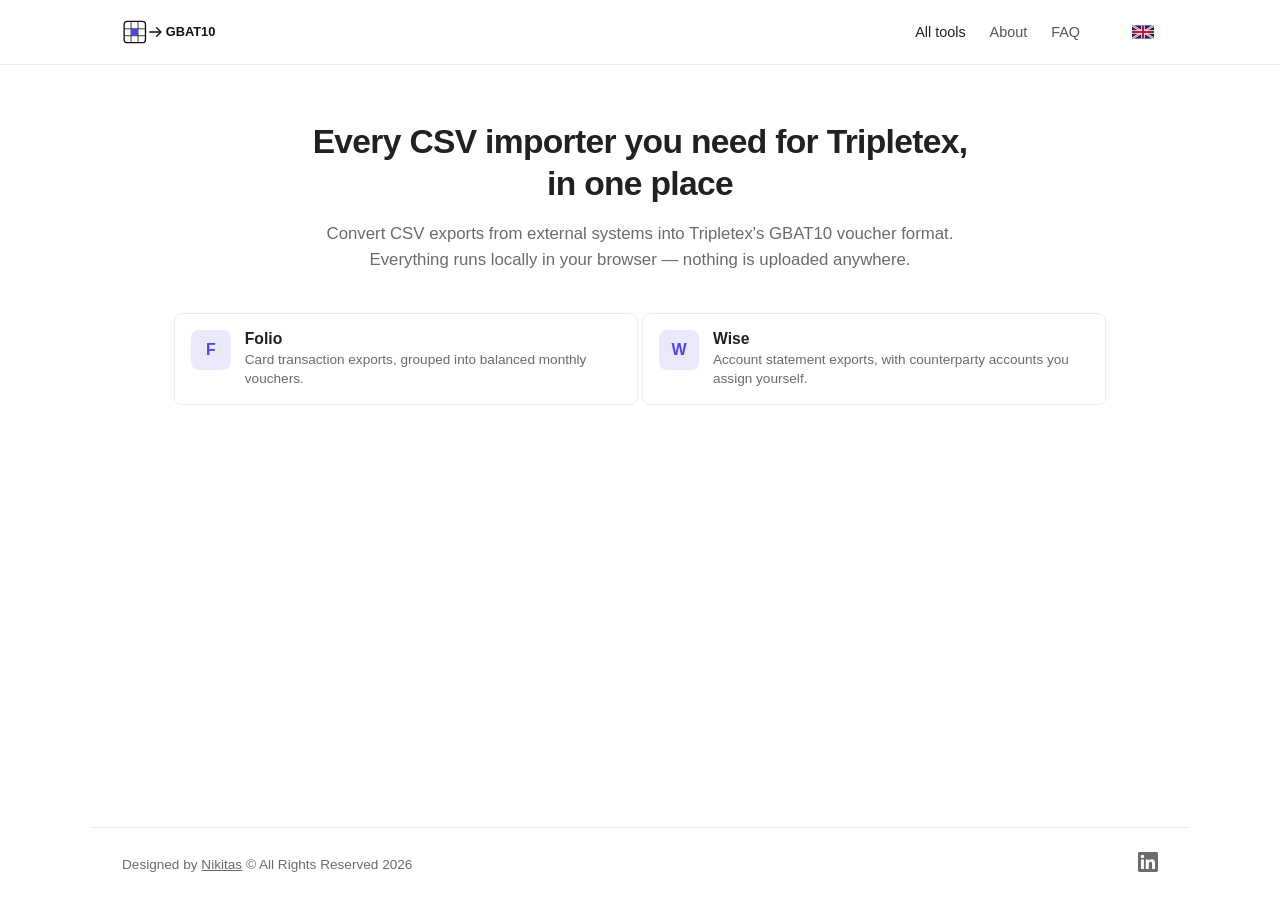
<file: index.html>
<!DOCTYPE html>
<html lang="en">
<head>
<meta charset="UTF-8">
<meta name="viewport" content="width=device-width, initial-scale=1.0">
<title>All tools - CSVtoGBAT10</title>
<link rel="stylesheet" href="assets/core.css">
<link rel="icon" type="image/svg+xml" href="assets/favicon.svg">
</head>
<body>
<nav class="topnav">
  <div class="topnav-inner">
    <a class="brand" href="index.html">
      <img src="assets/logo.svg" alt="GBAT10 Importers" height="32">
    </a>
    <div class="topnav-links">
      <a href="index.html" class="active" data-en="All tools" data-no="Alle verktøy">All tools</a>
      <a href="about.html" data-en="About" data-no="Om">About</a>
      <a href="faq.html" data-en="FAQ" data-no="FAQ">FAQ</a>
      <div class="lang-switch">
        <button class="lang-btn" id="langBtn" aria-label="Change language"></button>
        <div class="lang-menu" id="langMenu">
          <button data-lang="en">English</button>
          <button data-lang="no">Norsk</button>
        </div>
      </div>
    </div>
  </div>
</nav>

<main>
  <div class="hero">
    <h1 data-en="Every CSV importer you need for Tripletex, in one place" data-no="Alle importverktøy du trenger for Tripletex, på ett sted">Every importer you need for Tripletex, in one place</h1>
    <p class="lede" data-en="Convert CSV exports from external systems into Tripletex's GBAT10 voucher format. Everything runs locally in your browser — nothing is uploaded anywhere." data-no="Konverter CSV-eksporter fra eksterne systemer til Tripletex sitt GBAT10-bilagsformat. Alt kjører lokalt i nettleseren din — ingenting lastes opp noe sted.">Convert CSV exports from external systems into Tripletex's GBAT10 voucher format. Everything runs locally in your browser — nothing is uploaded anywhere.</p>
  </div>
  <section class="tool-section">
    <div class="tool-grid">
      <a class="tool" href="scripts/folio.html">
        <span class="tool-icon">F</span>
        <span class="tool-text">
          <span class="tool-name">Folio</span>
          <span class="tool-desc" data-en="Card transaction exports, grouped into balanced monthly vouchers." data-no="Eksporter av korttransaksjoner, gruppert i balanserte månedlige bilag.">Card transaction exports, grouped into balanced monthly vouchers.</span>
        </span>
      </a>
      <a class="tool" href="scripts/wise.html">
        <span class="tool-icon">W</span>
        <span class="tool-text">
          <span class="tool-name">Wise</span>
          <span class="tool-desc" data-en="Account statement exports, with counterparty accounts you assign yourself." data-no="Kontoutskrifter, med motpartskontoer du tilordner selv.">Account statement exports, with counterparty accounts you assign yourself.</span>
        </span>
      </a>
    </div>
  </section>
</main>

<footer>
  <div class="copyright">
    <span data-en="Designed by" data-no="Designet av">Designed by</span> <a href="https://nikitas.no/" target="_blank">Nikitas</a> <span data-en="© All Rights Reserved 2026" data-no="© Alle rettigheter forbeholdt 2026">© All Rights Reserved 2026</span>
  </div>
  <div class="social-icons">
    <a href="https://www.linkedin.com/in/filipnmlog/" target="_blank">
      <svg width="20" height="20" viewBox="0 0 24 24" fill="currentColor"><path d="M20.447 20.452h-3.554v-5.569c0-1.328-.027-3.037-1.852-3.037-1.853 0-2.136 1.445-2.136 2.939v5.667H9.351V9h3.414v1.561h.046c.477-.9 1.637-1.85 3.37-1.85 3.601 0 4.267 2.37 4.267 5.455v6.286zM5.337 7.433c-1.144 0-2.063-.926-2.063-2.065 0-1.138.92-2.063 2.063-2.063 1.14 0 2.064.925 2.064 2.063 0 1.139-.925 2.065-2.064 2.065zm1.782 13.019H3.555V9h3.564v11.452zM22.225 0H1.771C.792 0 0 .774 0 1.729v20.542C0 23.227.792 24 1.771 24h20.451C23.2 24 24 23.227 24 22.271V1.729C24 .774 23.2 0 22.222 0h.003z"/></svg>
    </a>
  </div>
</footer>

<script src="assets/lang.js"></script>
</body>
</html>
</file>
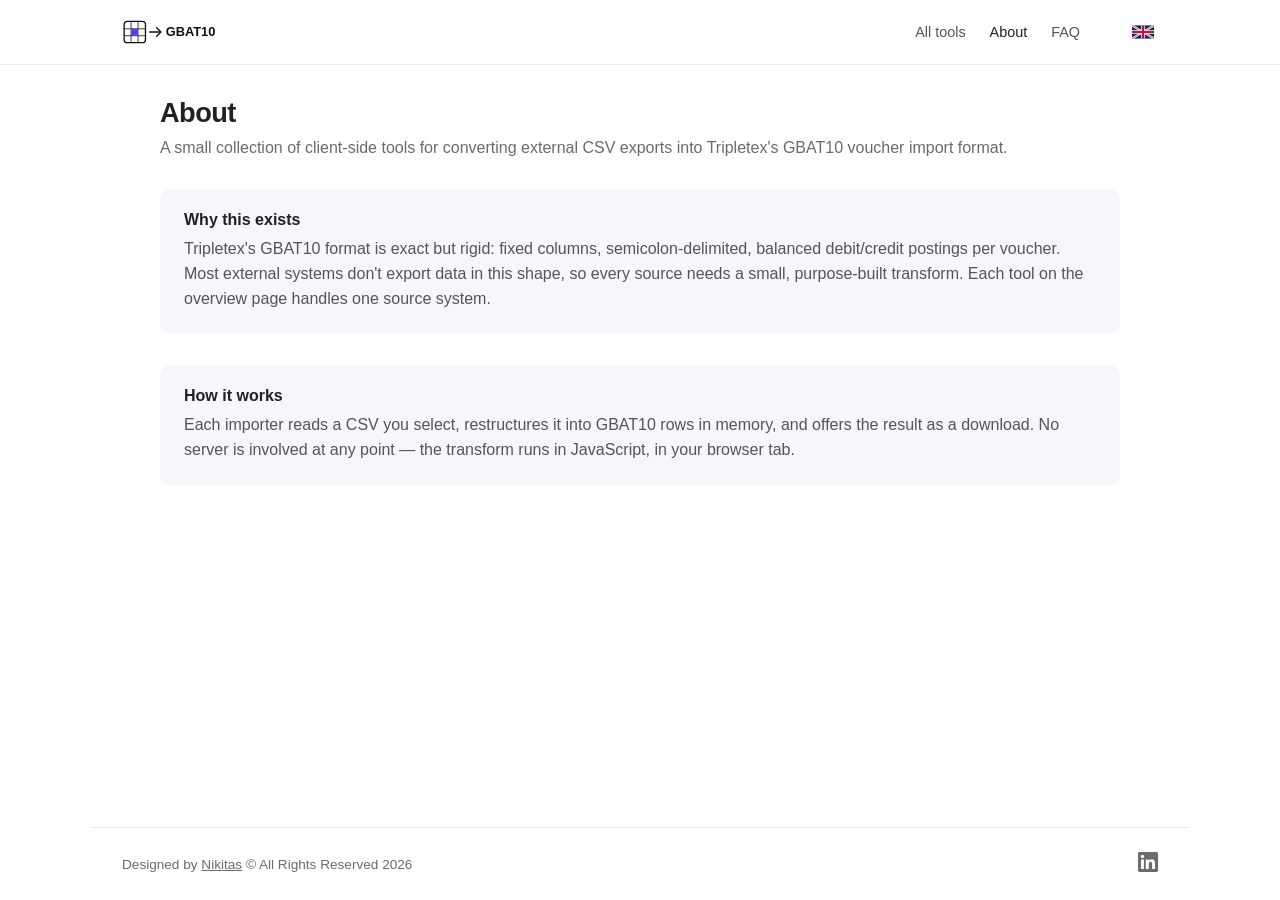
<file: about.html>
<!DOCTYPE html>
<html lang="en">
<head>
<meta charset="UTF-8">
<meta name="viewport" content="width=device-width, initial-scale=1.0">
<title>About — CSVtoGBAT10</title>
<link rel="stylesheet" href="assets/core.css">
<link rel="icon" type="image/svg+xml" href="assets/favicon.svg">
</head>
<body>
<nav class="topnav">
  <div class="topnav-inner">
    <a class="brand" href="index.html">
      <img src="assets/logo.svg" alt="GBAT10 Importers" height="32">
    </a>
    <div class="topnav-links">
      <a href="index.html" data-en="All tools" data-no="Alle verktøy">All tools</a>
      <a href="about.html" class="active" data-en="About" data-no="Om">About</a>
      <a href="faq.html" data-en="FAQ" data-no="FAQ">FAQ</a>
      <div class="lang-switch">
        <button class="lang-btn" id="langBtn" aria-label="Change language"></button>
        <div class="lang-menu" id="langMenu">
          <button data-lang="en">English</button>
          <button data-lang="no">Norsk</button>
        </div>
      </div>
    </div>
  </div>
</nav>

<main class="page-shell">
  <h1 data-en="About" data-no="Om">About</h1>
  <p class="lede" data-en="A small collection of client-side tools for converting external CSV exports into Tripletex's GBAT10 voucher import format." data-no="En liten samling klientbaserte verktøy for å konvertere eksterne CSV-eksporter til Tripletex sitt GBAT10-bilagsformat.">A small collection of client-side tools for converting external CSV exports into Tripletex's GBAT10 voucher import format.</p>

  <div class="info-panel">
    <h3 data-en="Why this exists" data-no="Hvorfor dette finnes">Why this exists</h3>
    <p data-en="Tripletex's GBAT10 format is exact but rigid: fixed columns, semicolon-delimited, balanced debit/credit postings per voucher. Most external systems don't export data in this shape, so every source needs a small, purpose-built transform. Each tool on the overview page handles one source system." data-no="Tripletex sitt GBAT10-format er presist, men rigid: faste kolonner, semikolon-separert, balanserte debet/kredit-posteringer per bilag. De fleste eksterne systemer eksporterer ikke data i denne formen, så hver kilde trenger en liten, skreddersydd transformasjon. Hvert verktøy på oversiktssiden håndterer ett kildesystem.">Tripletex's GBAT10 format is exact but rigid: fixed columns, semicolon-delimited, balanced debit/credit postings per voucher. Most external systems don't export data in this shape, so every source needs a small, purpose-built transform. Each tool on the overview page handles one source system.</p>
  </div>

  <div class="info-panel">
    <h3 data-en="How it works" data-no="Hvordan det fungerer">How it works</h3>
    <p data-en="Each importer reads a CSV you select, restructures it into GBAT10 rows in memory, and offers the result as a download. No server is involved at any point — the transform runs in JavaScript, in your browser tab." data-no="Hvert importverktøy leser en CSV du velger, bygger den om til GBAT10-rader i minnet, og tilbyr resultatet som en nedlasting. Ingen server er involvert på noe tidspunkt — transformasjonen kjører i JavaScript, i nettleserfanen din.">Each importer reads a CSV you select, restructures it into GBAT10 rows in memory, and offers the result as a download. No server is involved at any point — the transform runs in JavaScript, in your browser tab.</p>
  </div>
</main>
<footer>
  <div class="copyright">
    <span data-en="Designed by" data-no="Designet av">Designed by</span> <a href="https://nikitas.no/" target="_blank">Nikitas</a> <span data-en="© All Rights Reserved 2026" data-no="© Alle rettigheter forbeholdt 2026">© All Rights Reserved 2026</span>
  </div>
  <div class="social-icons">
    <a href="https://www.linkedin.com/in/filipnmlog/" target="_blank">
      <svg width="20" height="20" viewBox="0 0 24 24" fill="currentColor"><path d="M20.447 20.452h-3.554v-5.569c0-1.328-.027-3.037-1.852-3.037-1.853 0-2.136 1.445-2.136 2.939v5.667H9.351V9h3.414v1.561h.046c.477-.9 1.637-1.85 3.37-1.85 3.601 0 4.267 2.37 4.267 5.455v6.286zM5.337 7.433c-1.144 0-2.063-.926-2.063-2.065 0-1.138.92-2.063 2.063-2.063 1.14 0 2.064.925 2.064 2.063 0 1.139-.925 2.065-2.064 2.065zm1.782 13.019H3.555V9h3.564v11.452zM22.225 0H1.771C.792 0 0 .774 0 1.729v20.542C0 23.227.792 24 1.771 24h20.451C23.2 24 24 23.227 24 22.271V1.729C24 .774 23.2 0 22.222 0h.003z"/></svg>
    </a>
  </div>
</footer>
<script src="assets/lang.js"></script>
</body>
</html>
</file>
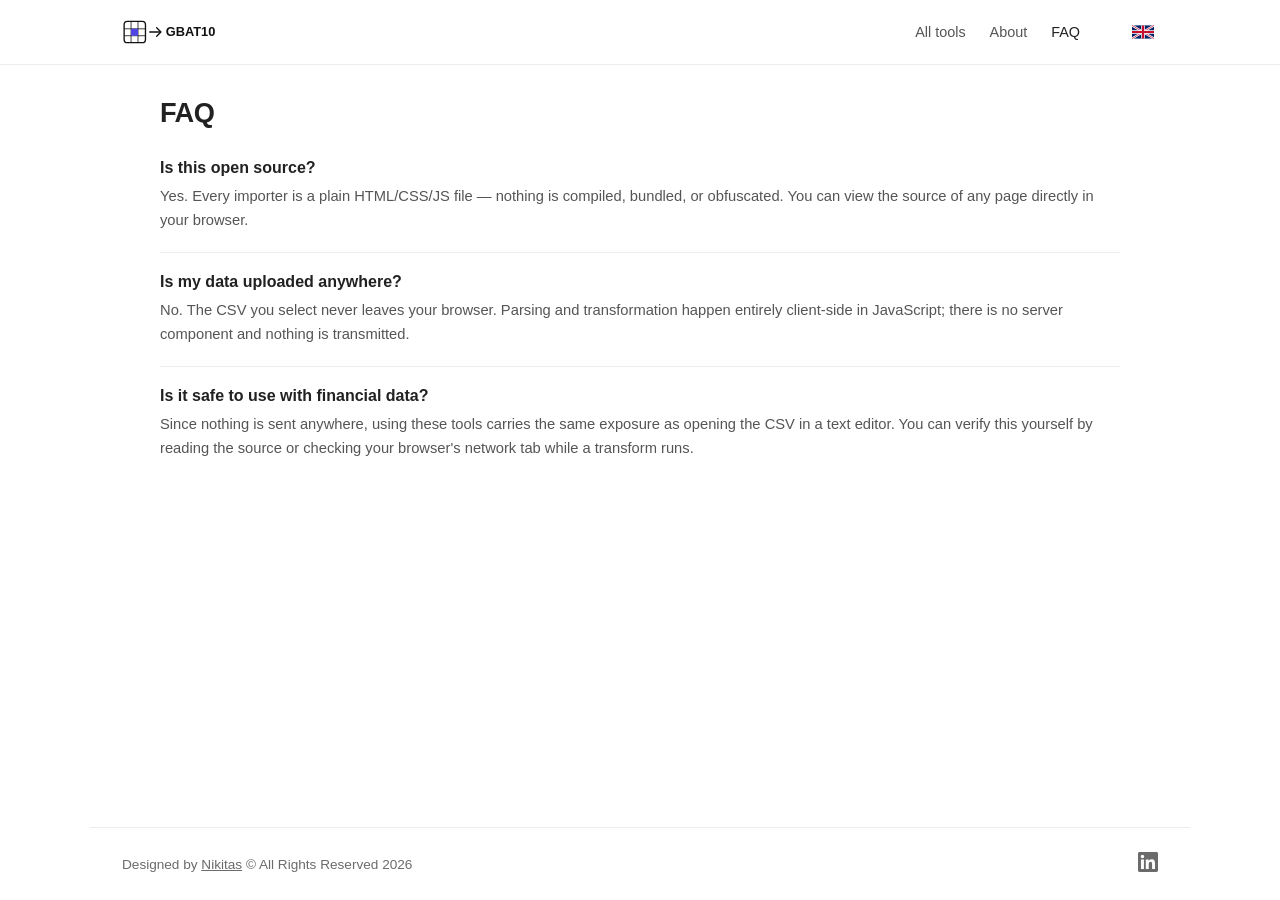
<file: faq.html>
<!DOCTYPE html>
<html lang="en">
<head>
<meta charset="UTF-8">
<meta name="viewport" content="width=device-width, initial-scale=1.0">
<title>FAQ — CSVtoGBAT10</title>
<link rel="stylesheet" href="assets/core.css">
<link rel="icon" type="image/svg+xml" href="assets/favicon.svg">
</head>
<body>
<nav class="topnav">
  <div class="topnav-inner">
    <a class="brand" href="index.html">
      <img src="assets/logo.svg" alt="GBAT10 Importers" height="32">
    </a>
    <div class="topnav-links">
      <a href="index.html" data-en="All tools" data-no="Alle verktøy">All tools</a>
      <a href="about.html" data-en="About" data-no="Om">About</a>
      <a href="faq.html" class="active" data-en="FAQ" data-no="FAQ">FAQ</a>
      <div class="lang-switch">
        <button class="lang-btn" id="langBtn" aria-label="Change language"></button>
        <div class="lang-menu" id="langMenu">
          <button data-lang="en">English</button>
          <button data-lang="no">Norsk</button>
        </div>
      </div>
    </div>
  </div>
</nav>

<main class="page-shell">
  <h1 data-en="FAQ" data-no="FAQ">FAQ</h1>

  <div class="faq-item">
    <h3 data-en="Is this open source?" data-no="Er dette åpen kildekode?">Is this open source?</h3>
    <p data-en="Yes. Every importer is a plain HTML/CSS/JS file — nothing is compiled, bundled, or obfuscated. You can view the source of any page directly in your browser." data-no="Ja. Hvert importverktøy er en ren HTML/CSS/JS-fil — ingenting er kompilert, pakket eller obfuskert. Du kan se kildekoden til enhver side direkte i nettleseren din.">Yes. Every importer is a plain HTML/CSS/JS file — nothing is compiled, bundled, or obfuscated. You can view the source of any page directly in your browser.</p>
  </div>

  <div class="faq-item">
    <h3 data-en="Is my data uploaded anywhere?" data-no="Blir dataene mine lastet opp noe sted?">Is my data uploaded anywhere?</h3>
    <p data-en="No. The CSV you select never leaves your browser. Parsing and transformation happen entirely client-side in JavaScript; there is no server component and nothing is transmitted." data-no="Nei. CSV-filen du velger forlater aldri nettleseren din. Parsing og transformasjon skjer utelukkende klientsidig i JavaScript; det finnes ingen serverkomponent, og ingenting overføres.">No. The CSV you select never leaves your browser. Parsing and transformation happen entirely client-side in JavaScript; there is no server component and nothing is transmitted.</p>
  </div>

  <div class="faq-item">
    <h3 data-en="Is it safe to use with financial data?" data-no="Er det trygt å bruke med finansielle data?">Is it safe to use with financial data?</h3>
    <p data-en="Since nothing is sent anywhere, using these tools carries the same exposure as opening the CSV in a text editor. You can verify this yourself by reading the source or checking your browser's network tab while a transform runs." data-no="Siden ingenting sendes noe sted, innebærer bruk av disse verktøyene samme eksponering som å åpne CSV-filen i en tekstredigerer. Du kan verifisere dette selv ved å lese kildekoden eller sjekke nettleserens nettverksfane mens en transformasjon kjører.">Since nothing is sent anywhere, using these tools carries the same exposure as opening the CSV in a text editor. You can verify this yourself by reading the source or checking your browser's network tab while a transform runs.</p>
  </div>
</main>
<footer>
  <div class="copyright">
    <span data-en="Designed by" data-no="Designet av">Designed by</span> <a href="https://nikitas.no/" target="_blank">Nikitas</a> <span data-en="© All Rights Reserved 2026" data-no="© Alle rettigheter forbeholdt 2026">© All Rights Reserved 2026</span>
  </div>
  <div class="social-icons">
    <a href="https://www.linkedin.com/in/filipnmlog/" target="_blank">
      <svg width="20" height="20" viewBox="0 0 24 24" fill="currentColor"><path d="M20.447 20.452h-3.554v-5.569c0-1.328-.027-3.037-1.852-3.037-1.853 0-2.136 1.445-2.136 2.939v5.667H9.351V9h3.414v1.561h.046c.477-.9 1.637-1.85 3.37-1.85 3.601 0 4.267 2.37 4.267 5.455v6.286zM5.337 7.433c-1.144 0-2.063-.926-2.063-2.065 0-1.138.92-2.063 2.063-2.063 1.14 0 2.064.925 2.064 2.063 0 1.139-.925 2.065-2.064 2.065zm1.782 13.019H3.555V9h3.564v11.452zM22.225 0H1.771C.792 0 0 .774 0 1.729v20.542C0 23.227.792 24 1.771 24h20.451C23.2 24 24 23.227 24 22.271V1.729C24 .774 23.2 0 22.222 0h.003z"/></svg>
    </a>
  </div>
</footer>
<script src="assets/lang.js"></script>
</body>
</html>
</file>
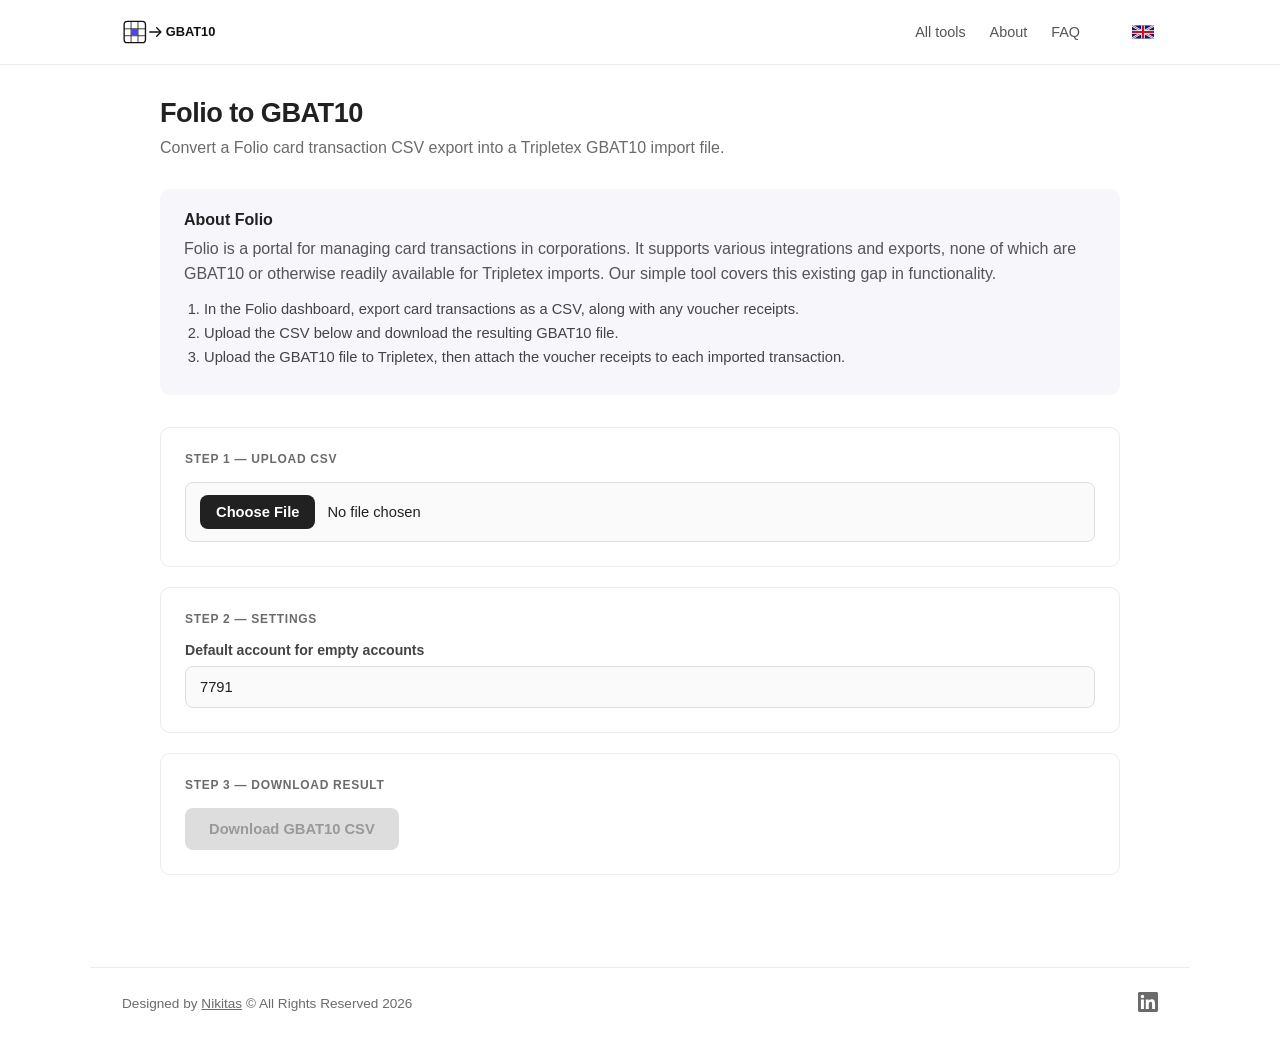
<file: scripts/folio.html>
<!DOCTYPE html>
<html lang="en">
<head>
<meta charset="UTF-8">
<meta name="viewport" content="width=device-width, initial-scale=1.0">
<title>Folio - CSVtoGBAT10</title>
<link rel="stylesheet" href="../assets/core.css">
<link rel="icon" type="image/svg+xml" href="../assets/favicon.svg">
</head>
<body>
<nav class="topnav">
  <div class="topnav-inner">
    <a class="brand" href="../index.html">
      <img src="../assets/logo.svg" alt="GBAT10 Importers" height="32">
    </a>
    <div class="topnav-links">
      <a href="../index.html" data-en="All tools" data-no="Alle verktøy">All tools</a>
      <a href="../about.html" data-en="About" data-no="Om">About</a>
      <a href="../faq.html" data-en="FAQ" data-no="FAQ">FAQ</a>
      <div class="lang-switch">
        <button class="lang-btn" id="langBtn" aria-label="Change language"></button>
        <div class="lang-menu" id="langMenu">
          <button data-lang="en">English</button>
          <button data-lang="no">Norsk</button>
        </div>
      </div>
    </div>
  </div>
</nav>

<main class="page-shell">
  <h1 data-en="Folio to GBAT10" data-no="Folio til GBAT10">Folio to GBAT10</h1>
  <p class="lede" data-en="Convert a Folio card transaction CSV export into a Tripletex GBAT10 import file." data-no="Konverter en Folio CSV-eksport av korttransaksjoner til en Tripletex GBAT10-importfil.">Convert a Folio card transaction CSV export into a Tripletex GBAT10 import file.</p>

  <div class="info-panel">
    <h3 data-en="About Folio" data-no="Om Folio">About Folio</h3>
    <p data-en="Folio is a portal for managing card transactions in corporations. It supports various integrations and exports, none of which are GBAT10 or otherwise readily available for Tripletex imports. Our simple tool covers this existing gap in functionality." data-no="Folio er en portal for å administrere korttransaksjoner i bedrifter. Den støtter ulike integrasjoner og eksporter, men ingen av dem er GBAT10 eller ellers klare for Tripletex-import. Vårt enkle verktøy dekker dette eksisterende hullet i funksjonaliteten.">Folio is a portal for managing card transactions in corporations. It supports various integrations and exports, none of which are GBAT10 or otherwise readily available for Tripletex imports. Our simple tool covers this existing gap in functionality.</p>
    <ol>
      <li data-en="In the Folio dashboard, export card transactions as a CSV, along with any voucher receipts." data-no="Eksporter korttransaksjoner som en CSV i Folio-dashbordet, sammen med eventuelle bilagskvitteringer.">In the Folio dashboard, export card transactions as a CSV, along with any voucher receipts.</li>
      <li data-en="Upload the CSV below and download the resulting GBAT10 file." data-no="Last opp CSV-filen under og last ned den resulterende GBAT10-filen.">Upload the CSV below and download the resulting GBAT10 file.</li>
      <li data-en="Upload the GBAT10 file to Tripletex, then attach the voucher receipts to each imported transaction." data-no="Last opp GBAT10-filen til Tripletex, og legg deretter ved bilagskvitteringene til hver importerte transaksjon.">Upload the GBAT10 file to Tripletex, then attach the voucher receipts to each imported transaction.</li>
    </ol>
  </div>

  <div class="panel">
    <div class="panel-label" data-en="Step 1 — Upload CSV" data-no="Steg 1 — Last opp CSV">Step 1 — Upload CSV</div>
    <input type="file" id="fileInput" accept=".csv">
  </div>

  <div class="panel">
    <div class="panel-label" data-en="Step 2 — Settings" data-no="Steg 2 — Innstillinger">Step 2 — Settings</div>
    <label for="defaultAccount" data-en="Default account for empty accounts" data-no="Standardkonto for tomme kontoer">Default account for empty accounts</label>
    <input type="text" id="defaultAccount" value="7791">
  </div>

  <div class="panel">
    <div class="panel-label" data-en="Step 3 — Download result" data-no="Steg 3 — Last ned resultat">Step 3 — Download result</div>
    <button id="downloadBtn" disabled data-en="Download GBAT10 CSV" data-no="Last ned GBAT10 CSV">Download GBAT10 CSV</button>
  </div>
</main>
<footer>
  <div class="copyright">
    <span data-en="Designed by" data-no="Designet av">Designed by</span> <a href="https://nikitas.no/" target="_blank">Nikitas</a> <span data-en="© All Rights Reserved 2026" data-no="© Alle rettigheter forbeholdt 2026">© All Rights Reserved 2026</span>
  </div>
  <div class="social-icons">
    <a href="https://www.linkedin.com/in/filipnmlog/" target="_blank">
      <svg width="20" height="20" viewBox="0 0 24 24" fill="currentColor"><path d="M20.447 20.452h-3.554v-5.569c0-1.328-.027-3.037-1.852-3.037-1.853 0-2.136 1.445-2.136 2.939v5.667H9.351V9h3.414v1.561h.046c.477-.9 1.637-1.85 3.37-1.85 3.601 0 4.267 2.37 4.267 5.455v6.286zM5.337 7.433c-1.144 0-2.063-.926-2.063-2.065 0-1.138.92-2.063 2.063-2.063 1.14 0 2.064.925 2.064 2.063 0 1.139-.925 2.065-2.064 2.065zm1.782 13.019H3.555V9h3.564v11.452zM22.225 0H1.771C.792 0 0 .774 0 1.729v20.542C0 23.227.792 24 1.771 24h20.451C23.2 24 24 23.227 24 22.271V1.729C24 .774 23.2 0 22.222 0h.003z"/></svg>
    </a>
  </div>
</footer>
<script src="../assets/lang.js"></script>
<script>
let outputCsv = null;
let outputFileName = "gbat10_output.txt";

function parseAmount(value) {
  return parseFloat(value.replace(",", "."));
}

function buildDescription(nummer, kategori, korteier, bilag, beskrivelse) {
  const parts = [];
  parts.push(`Folio # ${nummer}`);
  if (kategori) parts.push(kategori);
  parts.push(korteier);
  parts.push(`Bilag: ${bilag}`);
  parts.push(beskrivelse);
  return parts.join(" - ");
}

function parseCsvLine(line) {
  const result = [];
  let current = "";
  let inQuotes = false;
  for (let i = 0; i < line.length; i++) {
    const char = line[i];
    if (inQuotes) {
      if (char === '"') {
        if (line[i + 1] === '"') {
          current += '"';
          i++;
        } else {
          inQuotes = false;
        }
      } else {
        current += char;
      }
    } else {
      if (char === '"') {
        inQuotes = true;
      } else if (char === ",") {
        result.push(current);
        current = "";
      } else {
        current += char;
      }
    }
  }
  result.push(current);
  return result;
}

function formatGbatAmount(value) {
  return value.toFixed(2);
}

function encodeIso88591(str) {
  const bytes = new Uint8Array(str.length);
  for (let i = 0; i < str.length; i++) {
    const code = str.charCodeAt(i);
    bytes[i] = code <= 0xFF ? code : 0x3F;
  }
  return bytes;
}

function transform(text, defaultAccount) {
  const lines = text.split(/\r?\n/).filter(line => line.length > 0);
  const header = parseCsvLine(lines[0]);

  const col = {};
  header.forEach((name, idx) => { col[name] = idx; });

  const rows = [];
  let voucherNumber = null;

  for (let i = 1; i < lines.length; i++) {
    const fields = parseCsvLine(lines[i]);

    const inn = parseAmount(fields[col["Inn"]]);
    const ut = parseAmount(fields[col["Ut"]]);
    const amount = inn > 0 ? inn : ut;

    const date = fields[col["Dato"]].replace(/-/g, "");

    if (voucherNumber === null) {
      voucherNumber = date.slice(0, 6) + "01";
    }

    let debetkto = fields[col["Debetkto"]];
    let kreditkto = fields[col["Kreditkto"]];
    if (!debetkto) debetkto = defaultAccount;
    if (!kreditkto) kreditkto = defaultAccount;

    const nummer = fields[col["#"]];
    const korteier = fields[col["Korteier"]];
    const bilag = fields[col["Bilag"]];
    const kategori = fields[col["Kategori"]];
    const beskrivelse = fields[col["Beskrivelse"]];

    const description = buildDescription(nummer, kategori, korteier, bilag, beskrivelse);

    const debetRow = [
      "GBAT10", voucherNumber, date, "", "", "",
      debetkto, "", "", "", "", "", "", "", "",
      "", "", "", "", "", description, "", "", "", "",
      "", "T", formatGbatAmount(amount), ""
    ];

    const kreditRow = [
      "GBAT10", voucherNumber, date, "", "", "",
      kreditkto, "", "", "", "", "", "", "", "",
      "", "", "", "", "", description, "", "", "", "",
      "", "T", formatGbatAmount(-amount), ""
    ];

    rows.push(debetRow);
    rows.push(kreditRow);
  }

  return rows.map(row => row.join(";")).join("\r\n");
}

document.getElementById("fileInput").addEventListener("change", function (event) {
  const file = event.target.files[0];
  if (!file) return;

  const reader = new FileReader();
  reader.onload = function (e) {
    const defaultAccount = document.getElementById("defaultAccount").value.trim() || "7791";
    outputCsv = transform(e.target.result, defaultAccount);
    outputFileName = file.name.replace(/\.[^/.]+$/, "") + "_GBAT10.txt";
    document.getElementById("downloadBtn").disabled = false;
  };
  reader.readAsText(file, "utf-8");
});

document.getElementById("downloadBtn").addEventListener("click", function () {
  if (!outputCsv) return;
  const bytes = encodeIso88591(outputCsv);
  const blob = new Blob([bytes], { type: "text/csv;charset=iso-8859-1;" });
  const url = URL.createObjectURL(blob);
  const a = document.createElement("a");
  a.href = url;
  a.download = outputFileName;
  a.click();
  URL.revokeObjectURL(url);
});
</script>
</body>
</html>
</file>
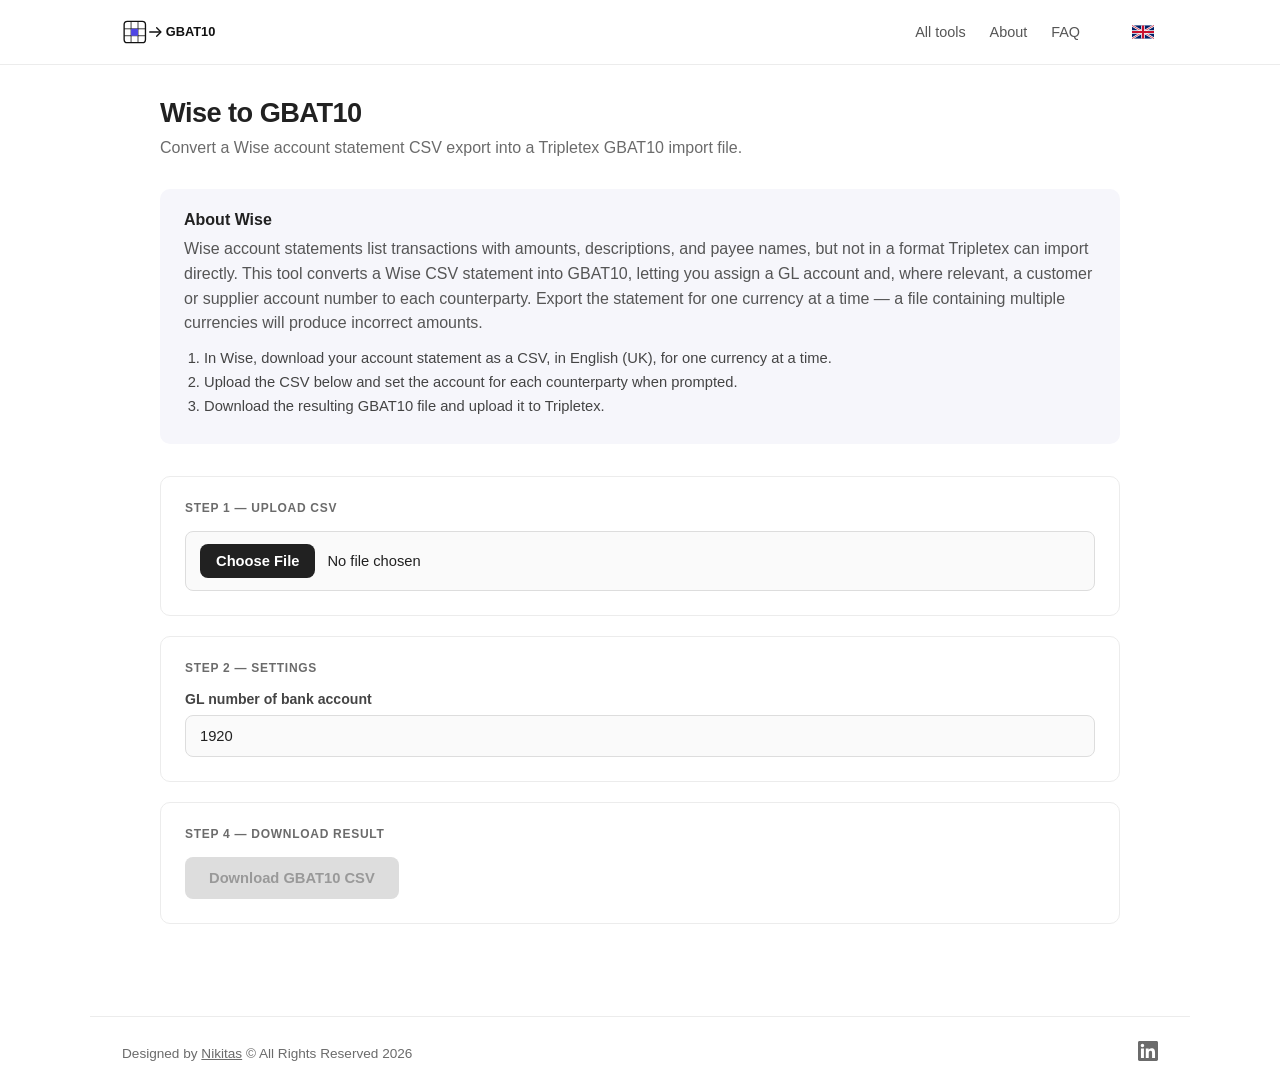
<file: scripts/wise.html>
<!DOCTYPE html>
<html lang="en">
<head>
<meta charset="UTF-8">
<meta name="viewport" content="width=device-width, initial-scale=1.0">
<title>Wise - CSVtoGBAT10</title>
<link rel="stylesheet" href="../assets/core.css">
<link rel="icon" type="image/svg+xml" href="../assets/favicon.svg">
</head>
<body>
<nav class="topnav">
  <div class="topnav-inner">
    <a class="brand" href="../index.html">
      <img src="../assets/logo.svg" alt="GBAT10 Importers" height="32">
    </a>
    <div class="topnav-links">
      <a href="../index.html" data-en="All tools" data-no="Alle verktøy">All tools</a>
      <a href="../about.html" data-en="About" data-no="Om">About</a>
      <a href="../faq.html" data-en="FAQ" data-no="FAQ">FAQ</a>
      <div class="lang-switch">
        <button class="lang-btn" id="langBtn" aria-label="Change language"></button>
        <div class="lang-menu" id="langMenu">
          <button data-lang="en">English</button>
          <button data-lang="no">Norsk</button>
        </div>
      </div>
    </div>
  </div>
</nav>

<main class="page-shell">
  <h1 data-en="Wise to GBAT10" data-no="Wise til GBAT10">Wise to GBAT10</h1>
  <p class="lede" data-en="Convert a Wise account statement CSV export into a Tripletex GBAT10 import file." data-no="Konverter en Wise kontoutskrift-CSV til en Tripletex GBAT10-importfil.">Convert a Wise account statement CSV export into a Tripletex GBAT10 import file.</p>

  <div class="info-panel">
    <h3 data-en="About Wise" data-no="Om Wise">About Wise</h3>
    <p data-en="Wise account statements list transactions with amounts, descriptions, and payee names, but not in a format Tripletex can import directly. This tool converts a Wise CSV statement into GBAT10, letting you assign a GL account and, where relevant, a customer or supplier account number to each counterparty. Export the statement for one currency at a time — a file containing multiple currencies will produce incorrect amounts." data-no="Wise-kontoutskrifter viser transaksjoner med beløp, beskrivelser og mottakernavn, men ikke i et format Tripletex kan importere direkte. Dette verktøyet konverterer en Wise CSV-utskrift til GBAT10, og lar deg tilordne en konto og, der relevant, et kunde- eller leverandørnummer til hver motpart. Eksporter utskriften for én valuta om gangen — en fil med flere valutaer vil gi feil beløp.">Wise account statements list transactions with amounts, descriptions, and payee names, but not in a format Tripletex can import directly. This tool converts a Wise CSV statement into GBAT10, letting you assign a GL account and, where relevant, a customer or supplier account number to each counterparty. Export the statement for one currency at a time — a file containing multiple currencies will produce incorrect amounts.</p>
    <ol>
      <li data-en="In Wise, download your account statement as a CSV, in English (UK), for one currency at a time." data-no="Last ned kontoutskriften som CSV i Wise, på engelsk (UK), for én valuta om gangen.">In Wise, download your account statement as a CSV, in English (UK), for one currency at a time.</li>
      <li data-en="Upload the CSV below and set the account for each counterparty when prompted." data-no="Last opp CSV-filen under og angi konto for hver motpart når du blir spurt.">Upload the CSV below and set the account for each counterparty when prompted.</li>
      <li data-en="Download the resulting GBAT10 file and upload it to Tripletex." data-no="Last ned den resulterende GBAT10-filen og last den opp til Tripletex.">Download the resulting GBAT10 file and upload it to Tripletex.</li>
    </ol>
  </div>

  <div class="panel">
    <div class="panel-label" data-en="Step 1 — Upload CSV" data-no="Steg 1 — Last opp CSV">Step 1 — Upload CSV</div>
    <input type="file" id="fileInput" accept=".csv">
  </div>

  <div class="panel">
    <div class="panel-label" data-en="Step 2 — Settings" data-no="Steg 2 — Innstillinger">Step 2 — Settings</div>
    <label for="bankAccount" data-en="GL number of bank account" data-no="Kontonummer for bankkonto">GL number of bank account</label>
    <input type="text" id="bankAccount" value="1920">
  </div>

  <div class="panel" id="counterpartyPanel" style="display:none;">
    <div class="panel-label" data-en="Step 3 — Assign counterparty accounts" data-no="Steg 3 — Tilordne motpartskontoer">Step 3 — Assign counterparty accounts</div>
    <p data-en="Please insert GL number and ledger number for the following transactions:" data-no="Vennligst oppgi kontonummer og reskontronummer for følgende transaksjoner:">Please insert GL number and ledger number for the following transactions:</p>
    <div id="counterpartyList"></div>
    <p id="counterpartyError" style="display:none;color:#c0392b;"></p>
    <button id="applyCounterparties" data-en="Continue" data-no="Fortsett">Continue</button>
  </div>

  <div class="panel">
    <div class="panel-label" data-en="Step 4 — Download result" data-no="Steg 4 — Last ned resultat">Step 4 — Download result</div>
    <button id="downloadBtn" disabled data-en="Download GBAT10 CSV" data-no="Last ned GBAT10 CSV">Download GBAT10 CSV</button>
  </div>
</main>
<footer>
  <div class="copyright">
    <span data-en="Designed by" data-no="Designet av">Designed by</span> <a href="https://nikitas.no/" target="_blank">Nikitas</a> <span data-en="© All Rights Reserved 2026" data-no="© Alle rettigheter forbeholdt 2026">© All Rights Reserved 2026</span>
  </div>
  <div class="social-icons">
    <a href="https://www.linkedin.com/in/filipnmlog/" target="_blank">
      <svg width="20" height="20" viewBox="0 0 24 24" fill="currentColor"><path d="M20.447 20.452h-3.554v-5.569c0-1.328-.027-3.037-1.852-3.037-1.853 0-2.136 1.445-2.136 2.939v5.667H9.351V9h3.414v1.561h.046c.477-.9 1.637-1.85 3.37-1.85 3.601 0 4.267 2.37 4.267 5.455v6.286zM5.337 7.433c-1.144 0-2.063-.926-2.063-2.065 0-1.138.92-2.063 2.063-2.063 1.14 0 2.064.925 2.064 2.063 0 1.139-.925 2.065-2.064 2.065zm1.782 13.019H3.555V9h3.564v11.452zM22.225 0H1.771C.792 0 0 .774 0 1.729v20.542C0 23.227.792 24 1.771 24h20.451C23.2 24 24 23.227 24 22.271V1.729C24 .774 23.2 0 22.222 0h.003z"/></svg>
    </a>
  </div>
</footer>
<script src="../assets/lang.js"></script>
<script>
let outputCsv = null;
let outputFileName = "gbat10_output.txt";
let parsedRows = [];
let counterpartyAssignments = {};

window.addEventListener("DOMContentLoaded", function () {
  document.getElementById("fileInput").value = "";
});

const REQUIRED_HEADERS = ["Date", "Amount", "Description", "Payee Name"];

const I18N = {
  en: {
    colDescription: "Description",
    colGlNumber: "GL number",
    colGlType: "GL type",
    colLedgerNumber: "Ledger number",
    phGlNumber: "GL number",
    phLedgerNumber: "Ledger number",
    phCustomerNumber: "Customer number",
    phSupplierNumber: "Supplier number"
  },
  no: {
    colDescription: "Beskrivelse",
    colGlNumber: "Kontonummer",
    colGlType: "Kontotype",
    colLedgerNumber: "Reskontronummer",
    phGlNumber: "Kontonummer",
    phLedgerNumber: "Reskontronummer",
    phCustomerNumber: "Kundenummer",
    phSupplierNumber: "Leverandørnummer"
  }
};

function currentLang() {
  return (localStorage.getItem("lang") === "no") ? "no" : "en";
}

function parseCsvLine(line) {
  const result = [];
  let current = "";
  let inQuotes = false;
  for (let i = 0; i < line.length; i++) {
    const char = line[i];
    if (inQuotes) {
      if (char === '"') {
        if (line[i + 1] === '"') {
          current += '"';
          i++;
        } else {
          inQuotes = false;
        }
      } else {
        current += char;
      }
    } else {
      if (char === '"') {
        inQuotes = true;
      } else if (char === ",") {
        result.push(current);
        current = "";
      } else {
        current += char;
      }
    }
  }
  result.push(current);
  return result;
}

function formatGbatAmount(value) {
  return value.toFixed(2);
}

function encodeIso88591(str) {
  const bytes = new Uint8Array(str.length);
  for (let i = 0; i < str.length; i++) {
    const code = str.charCodeAt(i);
    bytes[i] = code <= 0xFF ? code : 0x3F;
  }
  return bytes;
}

function counterpartyKey(fields, col) {
  const payee = fields[col["Payee Name"]];
  if (payee) return payee;
  return fields[col["Description"]];
}

function parseWiseCsv(text) {
  const lines = text.split(/\r?\n/).filter(line => line.length > 0);
  const header = parseCsvLine(lines[0]);

  const col = {};
  header.forEach((name, idx) => { col[name] = idx; });

  const missing = REQUIRED_HEADERS.filter(h => !(h in col));
  if (missing.length > 0) {
    alert("This CSV is missing required columns: " + missing.join(", ") + ". Please re-extract the statement from Wise in English (UK) and try again.");
    return null;
  }

  const rows = [];
  for (let i = 1; i < lines.length; i++) {
    const fields = parseCsvLine(lines[i]);
    if (fields.length < header.length) continue;

    const dateRaw = fields[col["Date"]];
    const dateParts = dateRaw.split("-");
    const date = dateParts.length === 3 ? dateParts[2] + dateParts[1] + dateParts[0] : dateRaw.replace(/-/g, "");

    const amount = parseFloat(fields[col["Amount"]]);
    const description = fields[col["Description"]];
    const key = counterpartyKey(fields, col);

    rows.push({ date, amount, description, key });
  }

  return rows;
}

function getUniqueCounterparties(rows) {
  const seen = new Set();
  const list = [];
  rows.forEach(row => {
    if (!seen.has(row.key)) {
      seen.add(row.key);
      list.push(row.key);
    }
  });
  return list;
}

function renderCounterpartyPanel(keys) {
  const t = I18N[currentLang()];
  const container = document.getElementById("counterpartyList");
  container.innerHTML = "";
  container.className = "counterparty-table";

  const headers = [t.colDescription, t.colGlNumber, t.colGlType, t.colLedgerNumber];
  headers.forEach(text => {
    const cell = document.createElement("div");
    cell.className = "counterparty-header-cell";
    cell.textContent = text;
    container.appendChild(cell);
  });

  keys.forEach((key, idx) => {
    const descCell = document.createElement("div");
    descCell.className = "counterparty-cell";
    descCell.textContent = key;
    container.appendChild(descCell);

    const glCell = document.createElement("div");
    glCell.className = "counterparty-cell";
    const glInput = document.createElement("input");
    glInput.type = "text";
    glInput.id = "glNumber_" + idx;
    glInput.placeholder = t.phGlNumber;
    glCell.appendChild(glInput);
    container.appendChild(glCell);

    const typeCell = document.createElement("div");
    typeCell.className = "counterparty-cell";
    const ledgerSelect = document.createElement("select");
    ledgerSelect.id = "ledgerType_" + idx;
    ["GL", "AP", "AR"].forEach(type => {
      const opt = document.createElement("option");
      opt.value = type;
      opt.textContent = type;
      ledgerSelect.appendChild(opt);
    });
    typeCell.appendChild(ledgerSelect);
    container.appendChild(typeCell);

    const ledgerCell = document.createElement("div");
    ledgerCell.className = "counterparty-cell";
    const ledgerNumberInput = document.createElement("input");
    ledgerNumberInput.type = "text";
    ledgerNumberInput.id = "ledgerNumber_" + idx;
    ledgerNumberInput.placeholder = t.phLedgerNumber;
    ledgerNumberInput.style.display = "none";
    ledgerCell.appendChild(ledgerNumberInput);
    container.appendChild(ledgerCell);

    ledgerSelect.addEventListener("change", function () {
      const lt = I18N[currentLang()];
      if (ledgerSelect.value === "GL") {
        ledgerNumberInput.style.display = "none";
        ledgerNumberInput.value = "";
      } else {
        ledgerNumberInput.style.display = "";
        ledgerNumberInput.placeholder = ledgerSelect.value === "AR" ? lt.phCustomerNumber : lt.phSupplierNumber;
      }
    });
  });

  document.getElementById("counterpartyPanel").style.display = "block";
}

function collectCounterpartyAssignments(keys) {
  const errors = [];
  const assignments = {};

  keys.forEach((key, idx) => {
    const glNumber = document.getElementById("glNumber_" + idx).value.trim();
    const ledgerType = document.getElementById("ledgerType_" + idx).value;
    const ledgerNumber = document.getElementById("ledgerNumber_" + idx).value.trim();

    if (!glNumber) {
      errors.push(`"${key}": GL number is required.`);
    }
    if ((ledgerType === "AR" || ledgerType === "AP") && !ledgerNumber) {
      errors.push(`"${key}": ${ledgerType} ledger number is required.`);
    }

    assignments[key] = { gl: glNumber, type: ledgerType, ledgerNumber: ledgerNumber, name: key };
  });

  return { assignments, errors };
}

function buildGbat10(rows, bankAccount) {
  const outRows = [];
  let voucherNumber = null;

  rows.forEach(row => {
    if (voucherNumber === null) {
      voucherNumber = row.date.slice(0, 6) + "01";
    }

    const counter = counterpartyAssignments[row.key];
    const glNumber = counter ? counter.gl : "";
    const customerNumber = counter && counter.type === "AR" ? counter.ledgerNumber : "";
    const supplierNumber = counter && counter.type === "AP" ? counter.ledgerNumber : "";
    const customerName = counter && counter.type === "AR" ? counter.name : "";
    const supplierName = counter && counter.type === "AP" ? counter.name : "";

    let debetkto, kreditkto;
    let debetCustomer = "", debetSupplier = "", debetCustomerName = "", debetSupplierName = "";
    let kreditCustomer = "", kreditSupplier = "", kreditCustomerName = "", kreditSupplierName = "";

    if (row.amount >= 0) {
      debetkto = bankAccount;
      kreditkto = glNumber;
      kreditCustomer = customerNumber;
      kreditSupplier = supplierNumber;
      kreditCustomerName = customerName;
      kreditSupplierName = supplierName;
    } else {
      debetkto = glNumber;
      debetCustomer = customerNumber;
      debetSupplier = supplierNumber;
      debetCustomerName = customerName;
      debetSupplierName = supplierName;
      kreditkto = bankAccount;
    }

    const amount = Math.abs(row.amount);

    const debetRow = [
      "GBAT10", voucherNumber, row.date, "", "", "",
      debetkto, "", "", debetCustomer, debetSupplier,
      (debetCustomerName || debetSupplierName), "", "", "",
      "", "", "", "", "", row.description, "", "", "", "",
      "", "T", formatGbatAmount(amount), ""
    ];

    const kreditRow = [
      "GBAT10", voucherNumber, row.date, "", "", "",
      kreditkto, "", "", kreditCustomer, kreditSupplier,
      (kreditCustomerName || kreditSupplierName), "", "", "",
      "", "", "", "", "", row.description, "", "", "", "",
      "", "T", formatGbatAmount(-amount), ""
    ];

    outRows.push(debetRow);
    outRows.push(kreditRow);
  });

  return outRows.map(row => row.join(";")).join("\r\n");
}

document.getElementById("fileInput").addEventListener("change", function (event) {
  const file = event.target.files[0];
  if (!file) return;

  const reader = new FileReader();
  reader.onload = function (e) {
    const rows = parseWiseCsv(e.target.result);
    if (!rows) {
      document.getElementById("counterpartyPanel").style.display = "none";
      document.getElementById("downloadBtn").disabled = true;
      return;
    }

    parsedRows = rows;
    outputFileName = file.name.replace(/\.[^/.]+$/, "") + "_GBAT10.txt";

    const keys = getUniqueCounterparties(rows);
    renderCounterpartyPanel(keys);
    document.getElementById("counterpartyError").style.display = "none";
    document.getElementById("downloadBtn").disabled = true;
    outputCsv = null;
  };
  reader.readAsText(file, "utf-8");
});

document.getElementById("applyCounterparties").addEventListener("click", function () {
  const keys = getUniqueCounterparties(parsedRows);
  const { assignments, errors } = collectCounterpartyAssignments(keys);

  const errorEl = document.getElementById("counterpartyError");

  if (errors.length > 0) {
    errorEl.innerHTML = errors.join("<br>");
    errorEl.style.display = "block";
    document.getElementById("downloadBtn").disabled = true;
    outputCsv = null;
    return;
  }

  errorEl.style.display = "none";
  counterpartyAssignments = assignments;

  const bankAccount = document.getElementById("bankAccount").value.trim() || "1920";
  outputCsv = buildGbat10(parsedRows, bankAccount);
  document.getElementById("downloadBtn").disabled = false;
});

document.getElementById("downloadBtn").addEventListener("click", function () {
  if (!outputCsv) return;
  const bytes = encodeIso88591(outputCsv);
  const blob = new Blob([bytes], { type: "text/csv;charset=iso-8859-1;" });
  const url = URL.createObjectURL(blob);
  const a = document.createElement("a");
  a.href = url;
  a.download = outputFileName;
  a.click();
  URL.revokeObjectURL(url);
});
</script>
</body>
</html>
</file>
<file: assets/core.css>
:root {
  --accent-color: #4f46e5;
}

* {
  box-sizing: border-box;
}

html, body {
  height: 100%;
}

body {
  margin: 0;
  font-family: -apple-system, BlinkMacSystemFont, "Helvetica Neue", Arial, sans-serif;
  background: #ffffff;
  color: #212121;
  display: flex;
  flex-direction: column;
  min-height: 100vh;
}

main {
  flex: 1;
}

.topnav {
  border-bottom: 1px solid #ececec;
}

.topnav-inner {
  max-width: 1100px;
  margin: 0 auto;
  padding: 16px 32px;
  display: flex;
  align-items: center;
  justify-content: space-between;
}

.brand {
  display: flex;
  align-items: center;
  gap: 10px;
  text-decoration: none;
  color: inherit;
}

.brand svg {
  height: 32px;
  width: auto;
  display: block;
}

.topnav-links {
  display: flex;
  align-items: center;
  gap: 24px;
}

.topnav-links a {
  color: #555;
  text-decoration: none;
  font-size: 0.9rem;
  font-weight: 500;
}

.topnav-links a:hover,
.topnav-links a.active {
  color: #212121;
}

.hero {
  max-width: 720px;
  margin: 0 auto;
  padding: 56px 32px 40px 32px;
  text-align: center;
}

.hero h1 {
  font-size: 2.1rem;
  font-weight: 700;
  letter-spacing: -0.02em;
  margin: 0 0 16px 0;
  line-height: 1.25;
}

.hero .lede {
  color: #6b6b6b;
  font-size: 1.05rem;
  margin: 0;
  line-height: 1.55;
}

.tool-section {
  max-width: 1100px;
  margin: 0 auto;
  padding: 0 32px 72px 32px;
}

.tool-grid {
  display: grid;
  grid-template-columns: repeat(auto-fit, minmax(300px, 1fr));
  gap: 4px;
  width: 90%;
  max-width: calc(4 * 300px + 3 * 4px);
  margin: 0 auto;
}

.tool {
  display: flex;
  align-items: flex-start;
  gap: 14px;
  padding: 16px;
  border-radius: 8px;
  border: 1px solid #ececec;
  text-decoration: none;
  color: inherit;
}

.tool:hover {
  background: #f6f6fb;
  border-color: #ddd;
}

.tool-icon {
  width: 40px;
  height: 40px;
  flex-shrink: 0;
  background: color-mix(in srgb, var(--accent-color) 12%, white);
  color: var(--accent-color);
  border-radius: 8px;
  display: flex;
  align-items: center;
  justify-content: center;
  font-weight: 700;
  font-size: 1rem;
}

.tool-text {
  display: flex;
  flex-direction: column;
}

.tool-name {
  font-weight: 600;
  font-size: 0.98rem;
  margin-bottom: 2px;
}

.tool-desc {
  color: #6b6b6b;
  font-size: 0.85rem;
  line-height: 1.4;
}

.back {
  display: inline-block;
  color: #6b6b6b;
  text-decoration: none;
  font-size: 0.9rem;
  margin: 24px 0 8px 0;
}

.back:hover {
  color: #212121;
}

.page-shell {
  margin: 0 auto;
  padding: 0 32px 72px 32px;
}

@media (max-width: 799px) {
  .page-shell {
    max-width: 100%;
  }
}

@media (min-width: 800px) and (max-width: 1600px) {
  .page-shell {
    max-width: 80%;
  }
}

@media (min-width: 1601px) and (max-width: 4000px) {
  .page-shell {
    max-width: 60%;
  }
}

.page-shell h1 {
  font-size: 1.7rem;
  font-weight: 700;
  letter-spacing: -0.02em;
  margin-top: 32px;
  margin-right: 0;
  margin-bottom: 10px;
  margin-left: 0;
}

.page-shell .lede {
  color: #6b6b6b;
  font-size: 1rem;
  margin: 0 0 32px 0;
}

.info-panel {
  background: #f6f6fb;
  border-radius: 10px;
  padding: 22px 24px;
  margin-bottom: 32px;
}

.info-panel h3 {
  margin: 0 0 8px 0;
  font-size: 1rem;
  font-weight: 700;
}

.info-panel p {
  color: #555;
  font-size: 1rem;
  line-height: 1.55;
  margin: 0;
}

.info-panel ol {
  margin: 14px 0 0 0;
  padding-left: 20px;
  color: #444;
  font-size: 0.92rem;
}

.info-panel ol li {
  margin-bottom: 8px;
}

.panel {
  background: #ffffff;
  border: 1px solid #ececec;
  border-radius: 10px;
  padding: 24px;
  margin-bottom: 20px;
}

.panel-label {
  font-size: 0.75rem;
  font-weight: 700;
  letter-spacing: 0.06em;
  text-transform: uppercase;
  color: #6b6b6b;
  margin-bottom: 16px;
}

label {
  display: block;
  font-size: 0.88rem;
  color: #444;
  margin-bottom: 8px;
  font-weight: 600;
}

input[type="text"], input[type="file"] {
  width: 100%;
  box-sizing: border-box;
  padding: 12px 14px;
  background: #fafafa;
  border: 1px solid #ddd;
  border-radius: 8px;
  color: #212121;
  font-family: inherit;
  font-size: 0.92rem;
}

input[type="text"]:focus {
  outline: none;
  border-color: var(--accent-color);
}

input[type="file"]::file-selector-button {
  background: #212121;
  color: #fff;
  border: none;
  padding: 9px 16px;
  border-radius: 8px;
  margin-right: 12px;
  cursor: pointer;
  font-family: inherit;
  font-weight: 600;
}

button {
  background: var(--accent-color);
  color: #fff;
  border: none;
  padding: 13px 24px;
  border-radius: 8px;
  font-weight: 700;
  font-size: 0.92rem;
  cursor: pointer;
  transition: opacity 0.15s ease;
}

button:hover:not(:disabled) {
  opacity: 0.88;
}

button:disabled {
  background: #ddd;
  color: #999;
  cursor: not-allowed;
}

.faq-item {
  border-bottom: 1px solid #ececec;
  padding: 20px 0;
}

.faq-item:last-child {
  border-bottom: none;
}

.faq-item h3 {
  margin: 0 0 8px 0;
  font-size: 1rem;
  font-weight: 600;
}

.faq-item p {
  margin: 0;
  color: #555;
  font-size: 0.92rem;
  line-height: 1.6;
}

footer {
  max-width: 1100px;
  margin: 0 auto;
  padding: 24px 32px;
  display: flex;
  align-items: center;
  justify-content: space-between;
  border-top: 1px solid #ececec;
  width: 100%;
}

footer .copyright {
  color: #6b6b6b;
  font-size: 0.85rem;
}

footer .copyright a {
  color: #6b6b6b;
}

footer .social-icons a {
  color: #6b6b6b;
  display: inline-flex;
}

footer .social-icons a:hover {
  color: #212121;
}

.lang-switch {
  position: relative;
  margin-left: 24px;
}

.lang-btn {
  background: none;
  border: none;
  padding: 4px;
  cursor: pointer;
  display: flex;
  align-items: center;
}

.lang-btn svg {
  width: 22px;
  height: 16px;
  display: block;
}

.lang-menu {
  position: absolute;
  top: 100%;
  right: 0;
  margin-top: 6px;
  background: #fff;
  border: 1px solid #ececec;
  border-radius: 8px;
  padding: 4px;
  display: none;
  flex-direction: column;
  gap: 2px;
  box-shadow: 0 4px 12px rgba(0,0,0,0.08);
  z-index: 10;
}

.lang-menu.open {
  display: flex;
}

.lang-menu button {
  background: none;
  color: #212121;
  border: none;
  padding: 8px 10px;
  border-radius: 6px;
  display: flex;
  align-items: center;
  gap: 8px;
  font-size: 0.85rem;
  font-weight: 500;
  cursor: pointer;
  white-space: nowrap;
}

.lang-menu button:hover {
  background: #f6f6fb;
}

.lang-menu svg {
  width: 20px;
  height: 14px;
  display: block;
}

.counterparty-table {
  display: grid;
  grid-template-columns: 2fr 1fr 1fr 1.2fr;
  border: 1px solid #ececec;
  border-radius: 8px;
  overflow: hidden;
}

.counterparty-header-cell {
  background: #f6f6fb;
  padding: 10px 12px;
  font-size: 0.75rem;
  font-weight: 700;
  letter-spacing: 0.06em;
  text-transform: uppercase;
  color: #6b6b6b;
  border-bottom: 1px solid #ececec;
}

.counterparty-cell {
  padding: 8px 12px;
  border-bottom: 1px solid #ececec;
  display: flex;
  align-items: center;
  overflow-x: auto;
  white-space: nowrap;
  min-width: 0;
}

.counterparty-cell input,
.counterparty-cell select {
  width: 100%;
}

.counterparty-cell select {
  padding: 8px 10px;
  border: 1px solid #ddd;
  border-radius: 6px;
  background: #fafafa;
  font-family: inherit;
  font-size: 0.9rem;
  color: #212121;
  cursor: pointer;
}

.counterparty-cell select:focus {
  outline: none;
  border-color: var(--accent-color);
}
</file>
